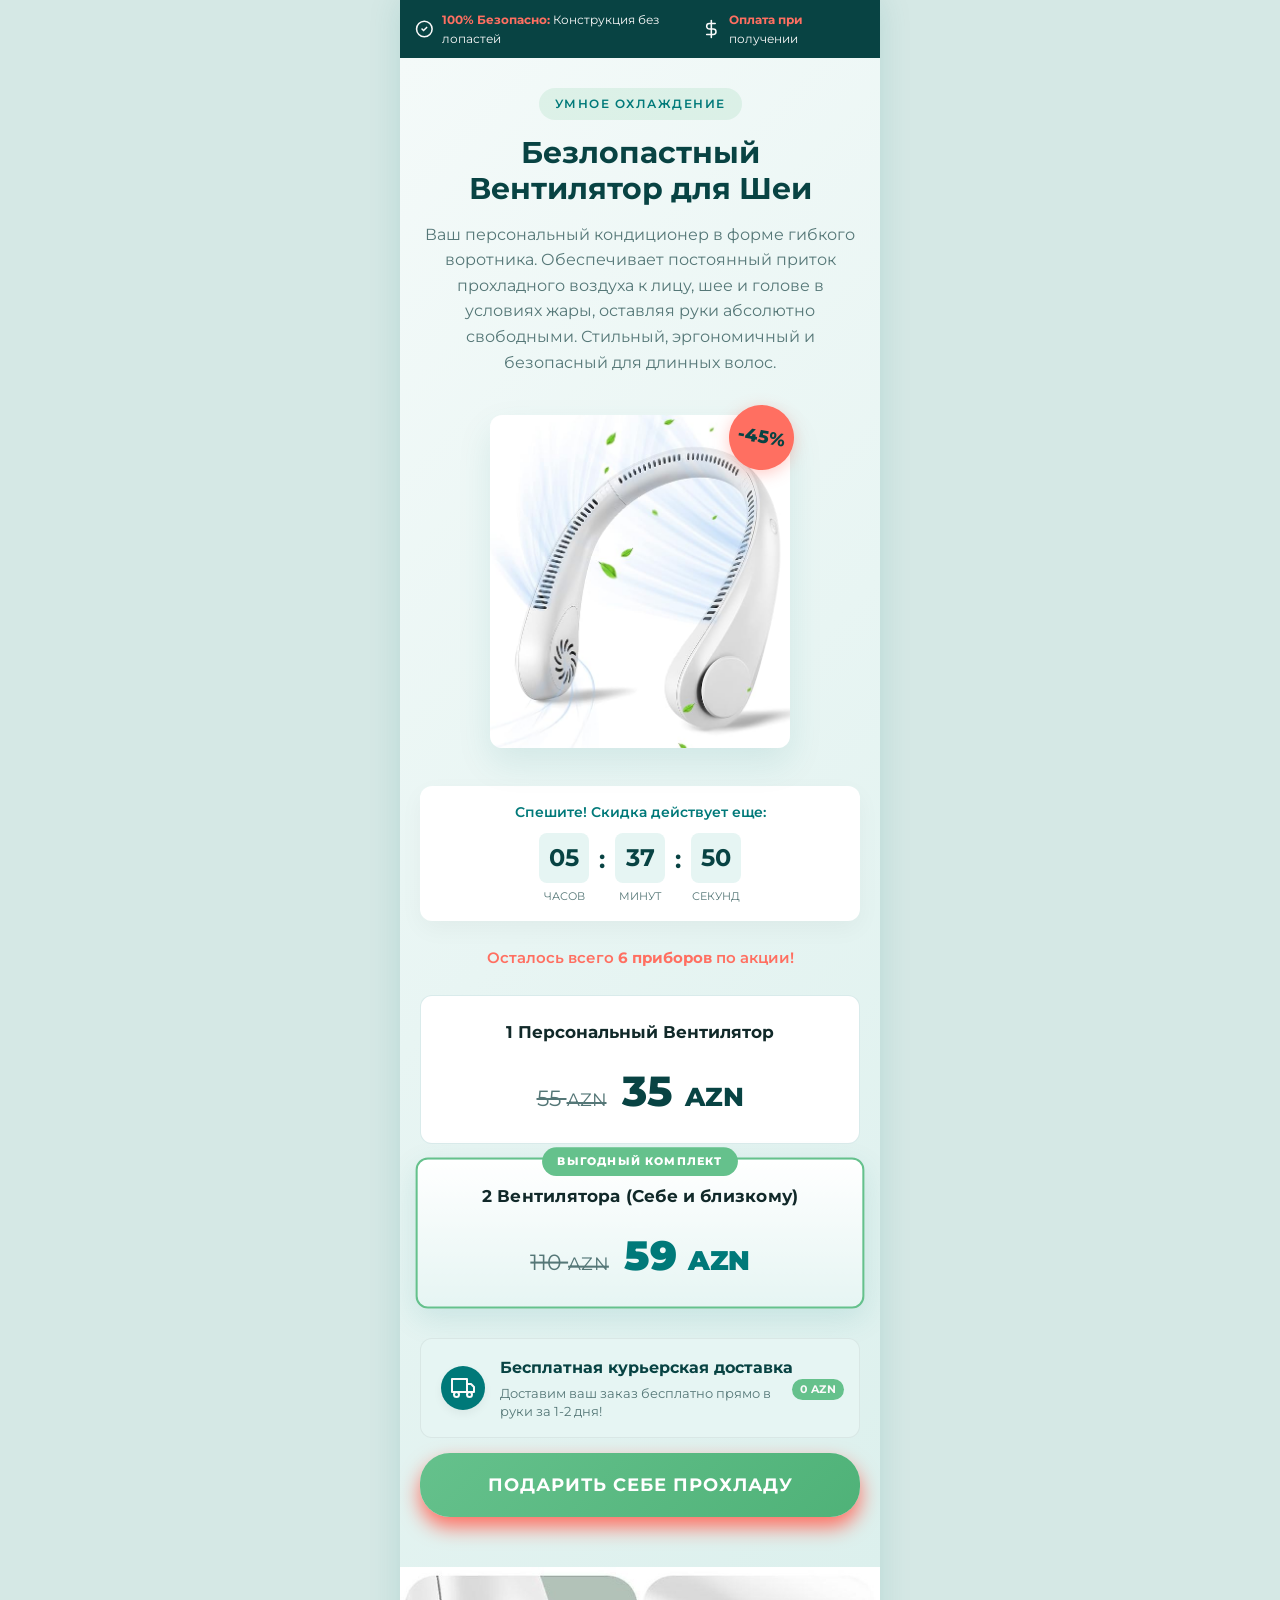
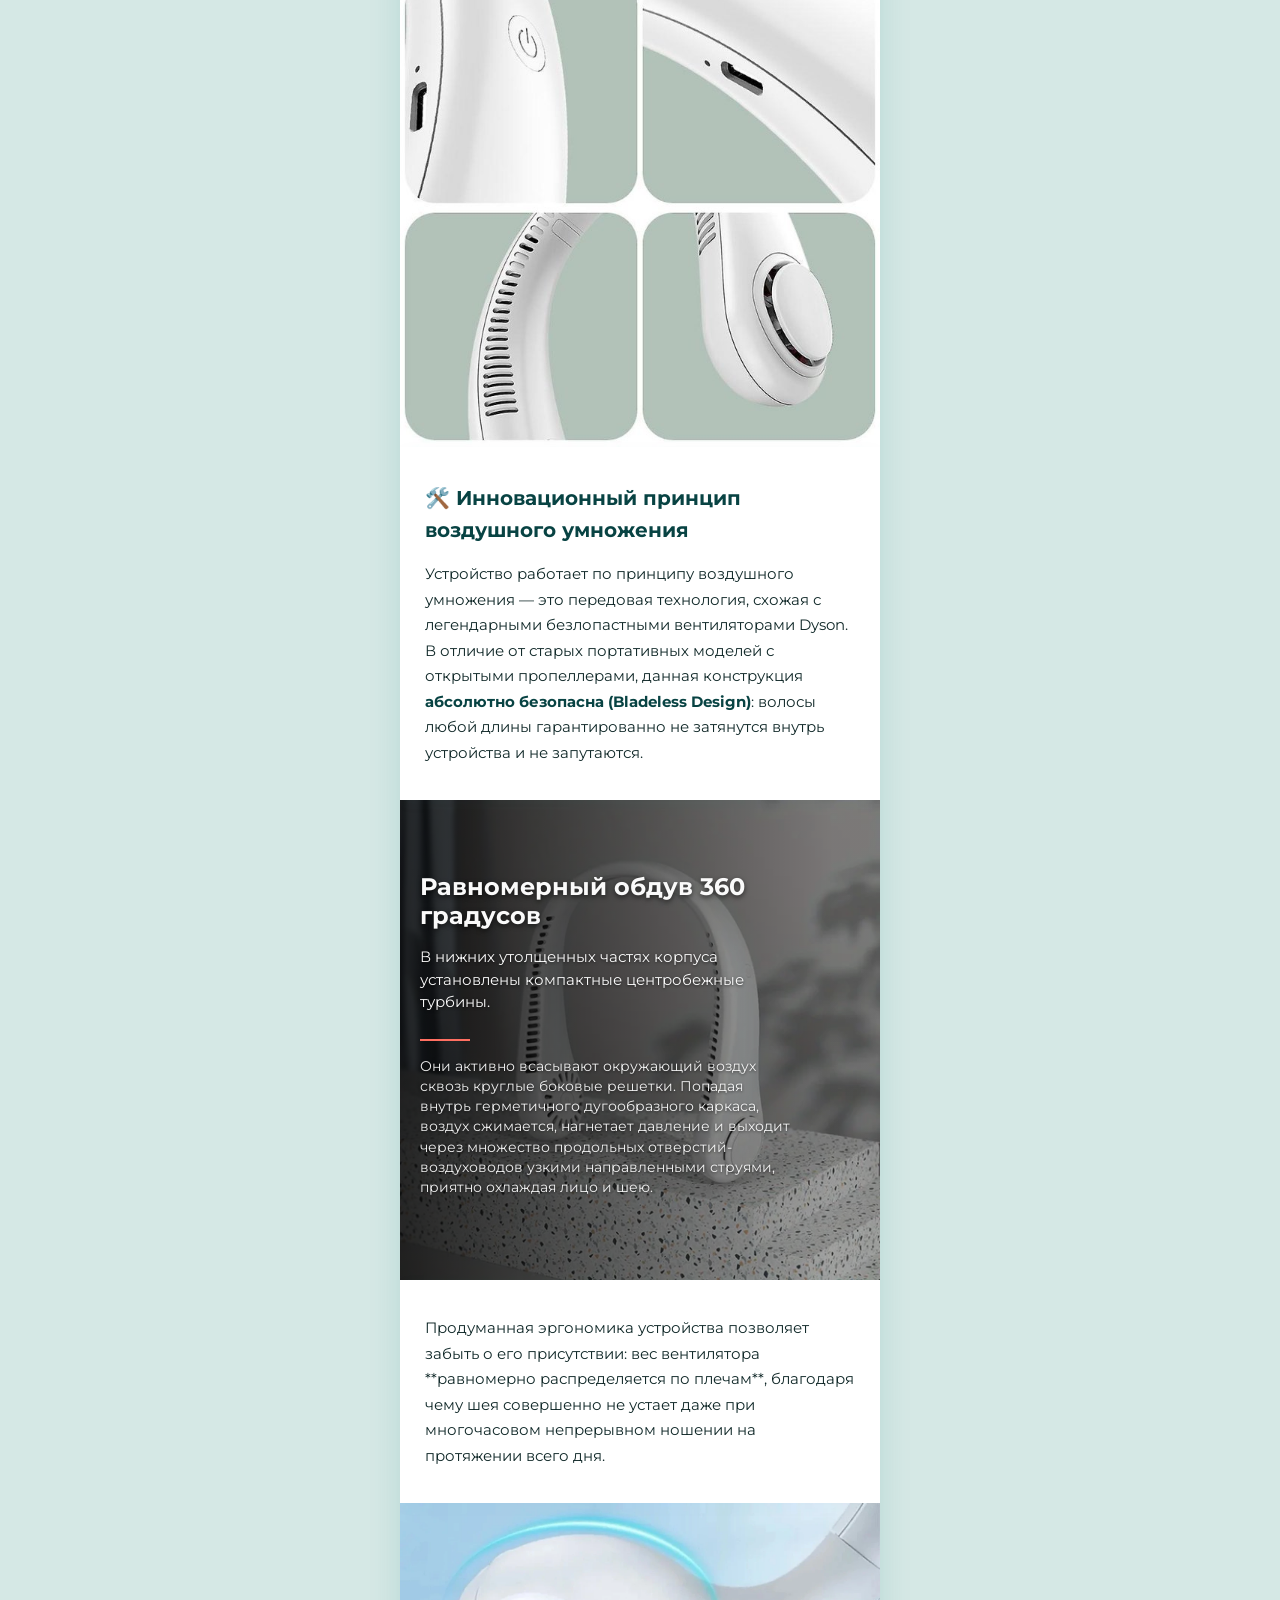
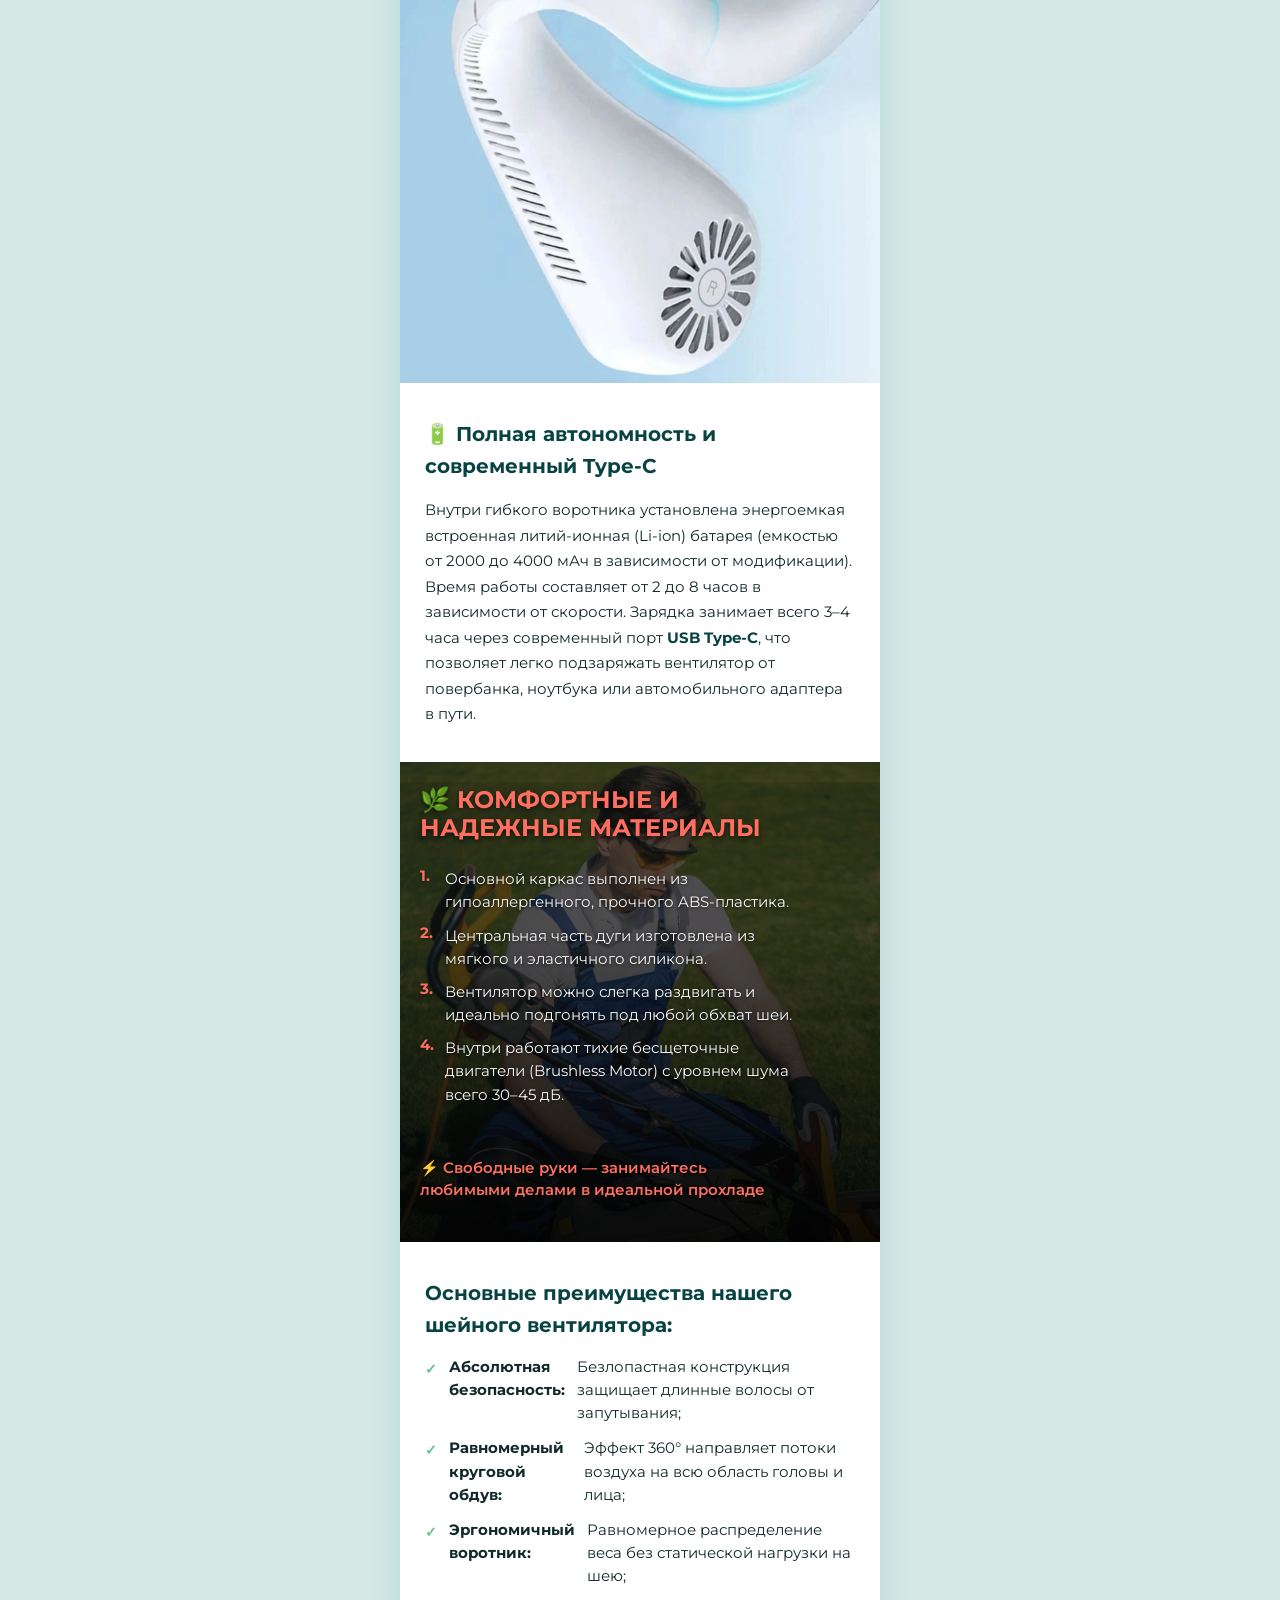
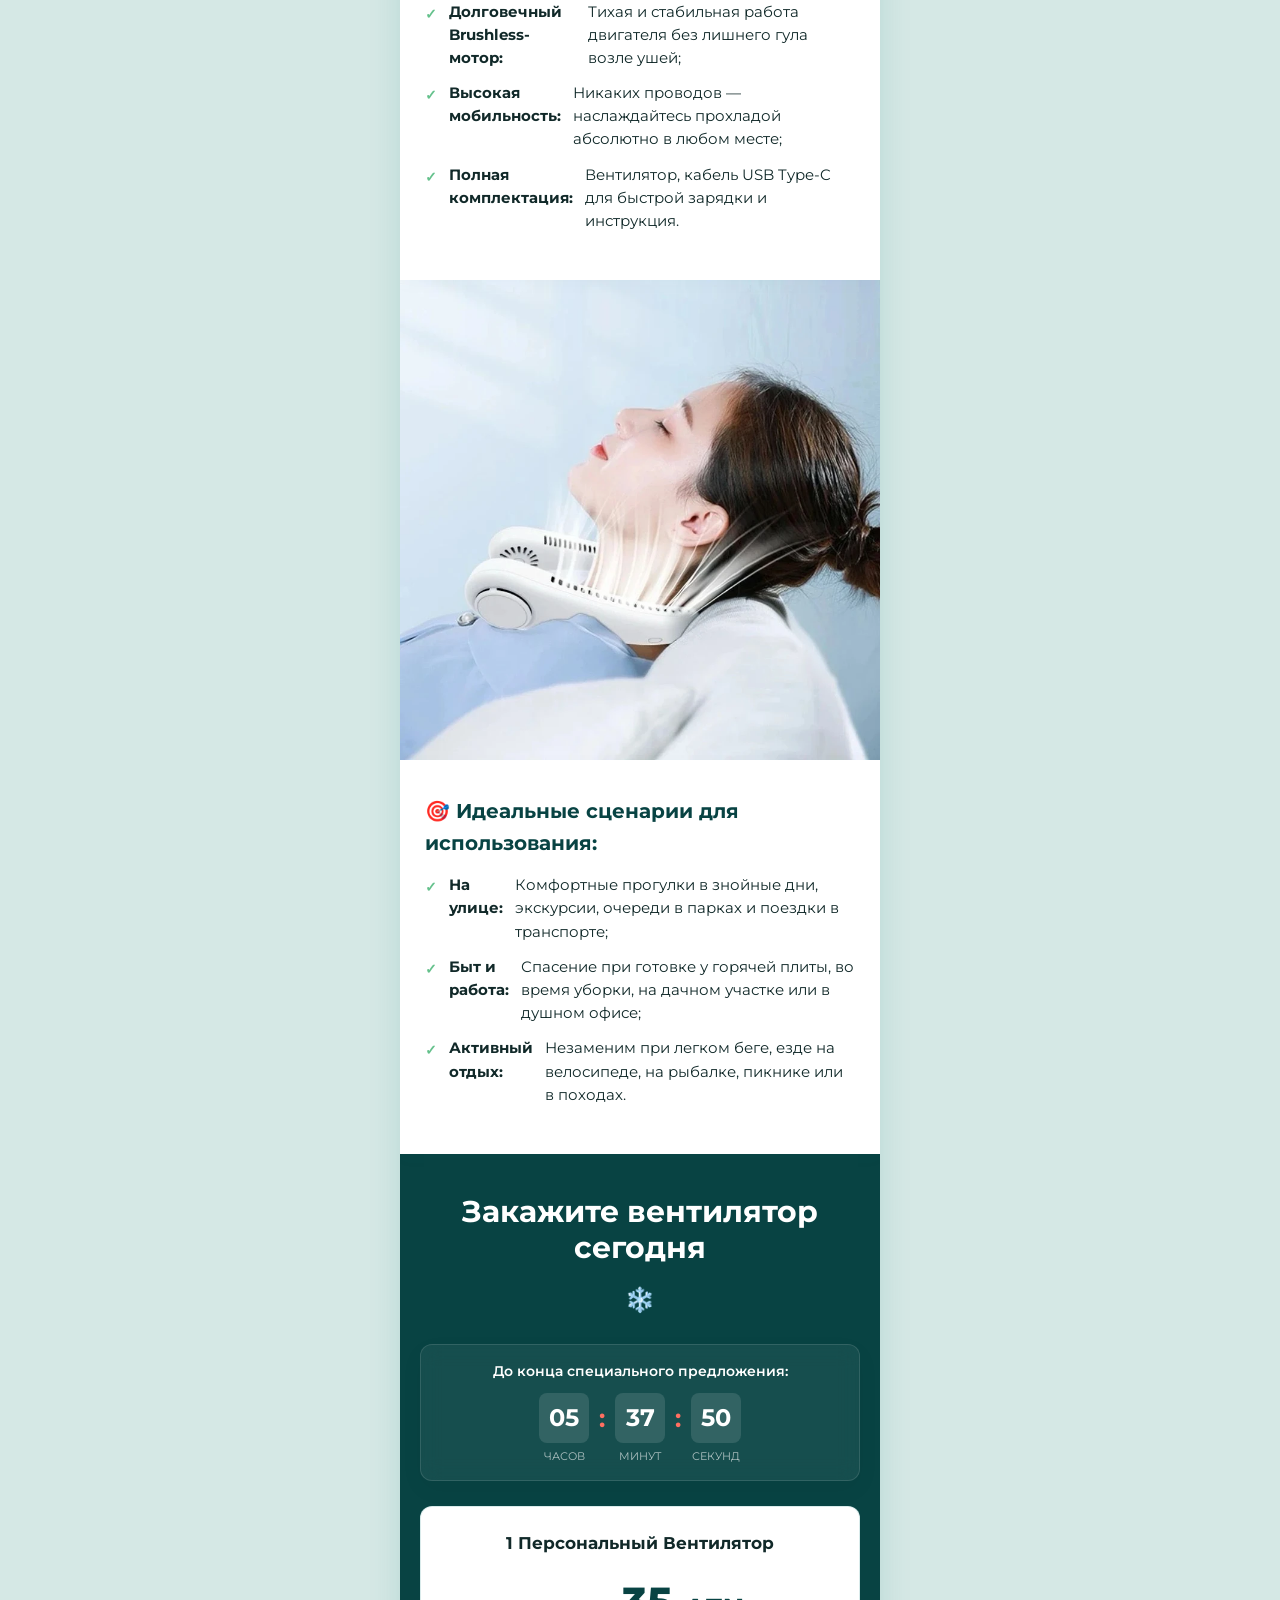
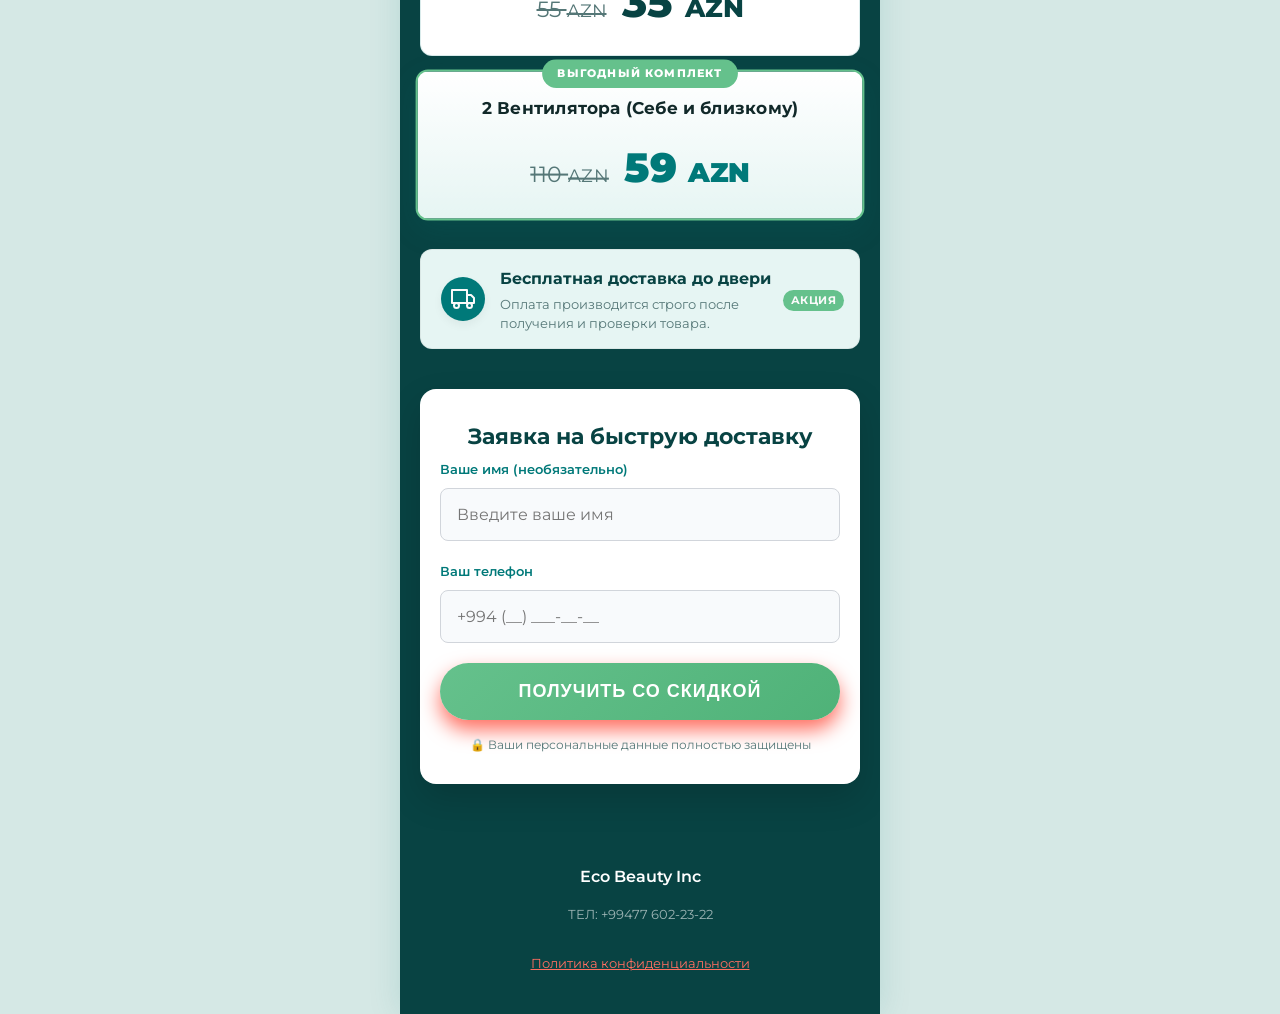
<file: index.html>
<!DOCTYPE html>
<html lang="ru">

<head>
    <meta charset="UTF-8">
    <meta name="viewport" content="width=device-width, initial-scale=1.0, maximum-scale=1.0, user-scalable=no">
    <title>Портативный Безлопастный Вентилятор для Шеи | Персональное Охлаждение 360°</title>
    <link rel="preconnect" href="https://fonts.googleapis.com">
    <link rel="preconnect" href="https://fonts.gstatic.com" crossorigin>
    <link href="https://fonts.googleapis.com/css2?family=Montserrat:wght@300;400;500;600;700;800&display=swap" rel="stylesheet">
    <link rel="stylesheet" href="styles.css">
        <script>
    !function(f,b,e,v,n,t,s){if(f.fbq)return;n=f.fbq=function(){n.callMethod?
    n.callMethod.apply(n,arguments):n.queue.push(arguments)};if(!f._fbq)f._fbq=n;n.push=n;n.loaded=!0;n.version='2.0';
    n.queue=[];t=b.createElement(e);t.async=!0;
    t.src=v;s=b.getElementsByTagName(e)[0];
    s.parentNode.insertBefore(t,s)}(window, document,'script','https://connect.facebook.net/en_US/fbevents.js');
    fbq('init', '3576097526018888'); 
    </script>
    <noscript><img height="1" width="1" style="display:none"
    src="https://www.facebook.com/tr?id=YOUR_PIXEL_ID&v=e&ev=PageView" // <-- Put your real pixel ID here too
    /></noscript>
</head>

<body>
    <div class="main_wrapper">
        <section class="top_line">
            <div class="top_line_content">
                <div class="top_item">
                    <svg width="20" height="20" viewBox="0 0 24 24" fill="none" stroke="currentColor" stroke-width="2" stroke-linecap="round" stroke-linejoin="round">
                        <path d="M12 22c5.523 0 10-4.477 10-10S17.523 2 12 2 2 6.477 2 12s4.477 10 10 10z"></path>
                        <path d="m9 12 2 2 4-4"></path>
                    </svg>
                    <p><b>100% Безопасно:</b> Конструкция без лопастей</p>
                </div>
                <div class="top_item">
                    <svg width="20" height="20" viewBox="0 0 24 24" fill="none" stroke="currentColor" stroke-width="2" stroke-linecap="round" stroke-linejoin="round">
                        <line x1="12" y1="1" x2="12" y2="23"></line>
                        <path d="M17 5H9.5a3.5 3.5 0 0 0 0 7h5a3.5 3.5 0 0 1 0 7H6"></path>
                    </svg>
                    <p><b>Оплата при</b> получении</p>
                </div>
            </div>
        </section>

        <section class="offer_section hero_bg">
            <div class="overlay"></div>
            <div class="content_layer">
                <div class="badge">Умное охлаждение</div>
                <h1 class="main_title">Безлопастный Вентилятор для Шеи</h1>
                <p class="subtitle">Ваш персональный кондиционер в форме гибкого воротника. Обеспечивает постоянный приток прохладного воздуха к лицу, шее и голове в условиях жары, оставляя руки абсолютно свободными. Стильный, эргономичный и безопасный для длинных волос.</p>

                <div class="hero_image_wrapper">
                    <img src="images/01.jpg" alt="Портативный безлопастный вентилятор для шеи" class="hero_img">
                    <div class="sale_badge">-45%</div>
                </div>

                <div class="timer_wrap">
                    <p class="timer_title">Спешите! Скидка действует еще:</p>
                    <div class="timer_container">
                        <div class="timer_block">
                            <div class="count hours">03</div>
                            <div class="text">Часов</div>
                        </div>
                        <div class="separator">:</div>
                        <div class="timer_block">
                            <div class="count minutes">09</div>
                            <div class="text">Минут</div>
                        </div>
                        <div class="separator">:</div>
                        <div class="timer_block">
                            <div class="count seconds">29</div>
                            <div class="text">Секунд</div>
                        </div>
                    </div>
                </div>

                <div class="prod_count">Осталось всего <b>6 приборов</b> по акции!</div>

                <div class="prices_container">
                    <div class="price_card" data-package="1 Вентилятор - Базовый комплект">
                        <div class="price_title">1 Персональный Вентилятор</div>
                        <div class="price_flex">
                            <div class="old_price">55 <span>AZN</span></div>
                            <div class="new_price">35 <span>AZN</span></div>
                        </div>
                    </div>

                    <div class="price_card highlight shadow_green" data-package="2 Вентилятора - Максимальный комфорт">
                        <div class="hit_badge">Выгодный комплект</div>
                        <div class="price_title">2 Вентилятора (Себе и близкому)</div>
                        <div class="price_flex">
                            <div class="old_price">110 <span>AZN</span></div>
                            <div class="new_price">59 <span>AZN</span></div>
                        </div>
                    </div>
                </div>

                <div class="delivery-notice-container">
                    <div class="delivery-card">
                        <div class="delivery-icon-box">
                            <svg xmlns="http://www.w3.org/2000/svg" viewBox="0 0 24 24" fill="none" stroke="currentColor" stroke-width="2" stroke-linecap="round" stroke-linejoin="round" class="truck-icon">
                                <rect x="1" y="3" width="15" height="13"></rect>
                                <polygon points="16 8 20 8 23 11 23 16 16 16 16 8"></polygon>
                                <circle cx="5.5" cy="18.5" r="2.5"></circle>
                                <circle cx="18.5" cy="18.5" r="2.5"></circle>
                            </svg>
                        </div>
                        <div class="delivery-text-box">
                            <h3 class="delivery-title">Бесплатная курьерская доставка</h3>
                            <p class="delivery-desc">Доставим ваш заказ бесплатно прямо в руки за 1-2 дня!</p>
                        </div>
                        <span class="delivery-badge">0 AZN</span>
                    </div>
                </div>

                <a href="#order_form" class="button-primary">Подарить себе прохладу</a>
            </div>
        </section>

        <section class="visual_section">

            <div class="visual_card" style="width: 480px; height: 480px;">
                <img src="images/04.jpeg" alt="Принцип работы технологии воздушного умножения" class="bg_img">
            </div>

            <div class="text_break">
                <h3 class="text_break_title">🛠️ Инновационный принцип воздушного умножения</h3>
                <p>Устройство работает по принципу воздушного умножения — это передовая технология, схожая с легендарными безлопастными вентиляторами Dyson. В отличие от старых портативных моделей с открытыми пропеллерами, данная конструкция <b>абсолютно безопасна (Bladeless Design)</b>: волосы любой длины гарантированно не затянутся внутрь устройства и не запутаются.</p>
            </div>

            <div class="visual_card" style="width: 480px; height: 480px;">
                <img style="opacity: 70%;" src="images/03.webp" alt="Нагнетание давления и распределение воздуха" class="bg_img">
                <div class="card_overlay left_align">
                    <h3 class="card_title">Равномерный обдув 360 градусов</h3>
                    <p class="card_text">В нижних утолщенных частях корпуса установлены компактные центробежные турбины.</p>
                    <div class="card_divider"></div>
                    <p class="card_text small_text">Они активно всасывают окружающий воздух сквозь круглые боковые решетки. Попадая внутрь герметичного дугообразного каркаса, воздух сжимается, нагнетает давление и выходит через множество продольных отверстий-воздуховодов узкими направленными струями, приятно охлаждая лицо и шею.</p>
                </div>
            </div>

            <div class="text_break">
                <p>Продуманная эргономика устройства позволяет забыть о его присутствии: вес вентилятора **равномерно распределяется по плечам**, благодаря чему шея совершенно не устает даже при многочасовом непрерывном ношении на протяжении всего дня.</p>
            </div>

            <div class="visual_card" style="width: 480px; height: 480px;">
                <img src="images/02.jpeg" alt="Управление режимами скорости вентилятора" class="bg_img">
                <div class="card_overlay right_align dark_overlay" style="display: none;">
                    <div class="badge card_badge">ПРОСТОЕ УПРАВЛЕНИЕ</div>
                    <h3 class="card_title text_gold">ПЕРЕКЛЮЧЕНИЕ РЕЖИМОВ ОДНОЙ КНОПКОЙ:</h3>
                    <ul class="card_list">
                        <li><b>1-е нажатие (Низкая скорость):</b> Легкий освежающий бриз для помещений (до 6-8 часов автономности);</li>
                        <li><b>2-е нажатие (Средняя скорость):</b> Оптимальный обдув для прогулок на улице в теплую погоду;</li>
                        <li><b>3-е нажатие (Высокая скорость):</b> Максимально мощный поток воздуха для сильной и удушающей жары;</li>
                        <li><b>4-е нажатие (Выключение):</b> Мгновенная остановка работы бесщеточных двигателей.</li>
                    </ul>
                </div>
            </div>

            <div class="text_break">
                <h3 class="text_break_title">🔋 Полная автономность и современный Type-C</h3>
                <p>Внутри гибкого воротника установлена энергоемкая встроенная литий-ионная (Li-ion) батарея (емкостью от 2000 до 4000 мАч в зависимости от модификации). Время работы составляет от 2 до 8 часов в зависимости от скорости. Зарядка занимает всего 3–4 часа через современный порт <b>USB Type-C</b>, что позволяет легко подзаряжать вентилятор от повербанка, ноутбука или автомобильного адаптера в пути.</p>
            </div>

            <div class="visual_card" style="width: 480px; height: 480px;">
                <img src="images/prod_1.webp" alt="Материалы корпуса персонального кондиционера" style="opacity: 30%;" class="bg_img">
                <div class="card_overlay left_align bottom_align" style="margin-top: 20px;">
                    <h3 class="card_title text_gold">🌿 КОМФОРТНЫЕ И НАДЕЖНЫЕ МАТЕРИАЛЫ</h3>
                    <ul class="card_list numbered">
                        <li>Основной каркас выполнен из гипоаллергенного, прочного ABS-пластика.</li>
                        <li>Центральная часть дуги изготовлена из мягкого и эластичного силикона.</li>
                        <li>Вентилятор можно слегка раздвигать и идеально подгонять под любой обхват шеи.</li>
                        <li>Внутри работают тихие бесщеточные двигатели (Brushless Motor) с уровнем шума всего 30–45 дБ.</li>
                    </ul>
                    <div class="card_divider"></div>
                    <p class="card_text bold_text text_gold">⚡ Свободные руки — занимайтесь любимыми делами в идеальной прохладе</p>
                </div>
            </div>

            <div class="text_break">
                <h3 class="text_break_title">Основные преимущества нашего шейного вентилятора:</h3>
                <ul class="text_break_list">
                    <li><b>Абсолютная безопасность:</b> Безлопастная конструкция защищает длинные волосы от запутывания;</li>
                    <li><b>Равномерный круговой обдув:</b> Эффект 360° направляет потоки воздуха на всю область головы и лица;</li>
                    <li><b>Эргономичный воротник:</b> Равномерное распределение веса без статической нагрузки на шею;</li>
                    <li><b>Долговечный Brushless-мотор:</b> Тихая и стабильная работа двигателя без лишнего гула возле ушей;</li>
                    <li><b>Высокая мобильность:</b> Никаких проводов — наслаждайтесь прохладой абсолютно в любом месте;</li>
                    <li><b>Полная комплектация:</b> Вентилятор, кабель USB Type-C для быстрой зарядки и инструкция.</li>
                </ul>
            </div>

            <div class="visual_card" style="width: 480px; height: 480px;">
                <img src="images/prod_2.jpeg" alt="Сценарии использования шейного вентилятора" class="bg_img">
            </div>

            <div class="text_break">
                <h3 class="text_break_title">🎯 Идеальные сценарии для использования:</h3>
                <ul class="text_break_list">
                    <li><b>На улице:</b> Комфортные прогулки в знойные дни, экскурсии, очереди в парках и поездки в транспорте;</li>
                    <li><b>Быт и работа:</b> Спасение при готовке у горячей плиты, во время уборки, на дачном участке или в душном офисе;</li>
                    <li><b>Активный отдых:</b> Незаменим при легком беге, езде на велосипеде, на рыбалке, пикнике или в походах.</li>
                </ul>
            </div>

        </section>

        <section class="offer_section dark_bg">
            <div class="content_layer">
                <h2 class="main_title">Закажите вентилятор сегодня</h2>
                <div class="separator_leaf light">❄️</div>

                <div class="timer_wrap glass_timer">
                    <p class="timer_title">До конца специального предложения:</p>
                    <div class="timer_container">
                        <div class="timer_block">
                            <div class="count hours">03</div>
                            <div class="text">Часов</div>
                        </div>
                        <div class="separator">:</div>
                        <div class="timer_block">
                            <div class="count minutes">09</div>
                            <div class="text">Минут</div>
                        </div>
                        <div class="separator">:</div>
                        <div class="timer_block">
                            <div class="count seconds">29</div>
                            <div class="text">Секунд</div>
                        </div>
                    </div>
                </div>

                <div class="prices_container">
                    <div class="price_card" data-package="1 Вентилятор - Базовый комплект">
                        <div class="price_title">1 Персональный Вентилятор</div>
                        <div class="price_flex">
                            <div class="old_price">55 <span>AZN</span></div>
                            <div class="new_price">35 <span>AZN</span></div>
                        </div>
                    </div>

                    <div class="price_card highlight shadow_green" data-package="2 Вентилятора - Максимальный комфорт">
                        <div class="hit_badge">Выгодный комплект</div>
                        <div class="price_title">2 Вентилятора (Себе и близкому)</div>
                        <div class="price_flex">
                            <div class="old_price">110 <span>AZN</span></div>
                            <div class="new_price">59 <span>AZN</span></div>
                        </div>
                    </div>
                </div>

                <div class="delivery-notice-container">
                    <div class="delivery-card">
                        <div class="delivery-icon-box">
                            <svg xmlns="http://www.w3.org/2000/svg" viewBox="0 0 24 24" fill="none" stroke="currentColor" stroke-width="2" stroke-linecap="round" stroke-linejoin="round" class="truck-icon">
                                <rect x="1" y="3" width="15" height="13"></rect>
                                <polygon points="16 8 20 8 23 11 23 16 16 16 16 8"></polygon>
                                <circle cx="5.5" cy="18.5" r="2.5"></circle>
                                <circle cx="18.5" cy="18.5" r="2.5"></circle>
                            </svg>
                        </div>
                        <div class="delivery-text-box">
                            <h3 class="delivery-title">Бесплатная доставка до двери</h3>
                            <p class="delivery-desc">Оплата производится строго после получения и проверки товара.</p>
                        </div>
                        <span class="delivery-badge">Акция</span>
                    </div>
                </div>

                <div class="form_container">
                    <h3 class="form_title">Заявка на быструю доставку</h3>
                    
                    <iframe name="hidden_iframe" id="hidden_iframe" style="display:none;"></iframe>
                    
                    <form id="order_form" class="main_form" action="https://formsubmit.co/alisanbakir1@gmail.com" method="POST" target="hidden_iframe">
                        <input type="hidden" name="_subject" value="❄️ Новый заказ: Портативный Безлопастный Вентилятор для Шеи">
                        <input type="hidden" name="_captcha" value="false">
                        <input type="hidden" name="_template" value="table">
                        
                        <input type="hidden" id="selected_package" name="Тариф" value="2 Вентилятора - Максимальный комфорт">
                        
                        <div class="input_group">
                            <label for="name">Ваше имя (необязательно)</label>
                            <input type="text" id="name" name="name" placeholder="Введите ваше имя">
                        </div>
                        <div class="input_group">
                            <label for="phone">Ваш телефон</label>
                            <input type="tel" id="phone" name="phone" placeholder="+994 (__) ___-__-__" required
                                pattern="[\+0-9\-\s\(\)]+" title="Допускаются только цифры, плюсы, минусы и скобки">
                        </div>
                        <button type="submit" class="button-primary submit_btn">Получить со скидкой</button>
                    </form>
                    <p class="security_text">🔒 Ваши персональные данные полностью защищены</p>
                </div>
            </div>
        </section>

        <footer class="footer_section">
            <div class="footer_content">
                <p class="company_name">Eco Beauty Inc</p>
                <p>ТЕЛ: +99477 602-23-22</p>
                <a href="polit.html" target="_blank" class="policy_link">Политика конфиденциальности</a>
            </div>
        </footer>
    </div>

    <script src="script.js"></script>

    <script>
        document.addEventListener('DOMContentLoaded', () => {
            const hiddenInput = document.getElementById('selected_package');
            const allCards = document.querySelectorAll('.price_card');

            allCards.forEach(card => {
                card.style.cursor = 'pointer';
                
                card.addEventListener('click', () => {
                    const chosenValue = card.getAttribute('data-package');
                    
                    if (hiddenInput) {
                        hiddenInput.value = chosenValue;
                    }

                    // Переключаем класс подсветки во всех блоках
                    allCards.forEach(c => {
                        if (c.getAttribute('data-package') === chosenValue) {
                            c.classList.add('highlight');
                        } else {
                            c.classList.remove('highlight');
                        }
                    });
                });
            });
        });
    </script>
</body>

</html>
</file>
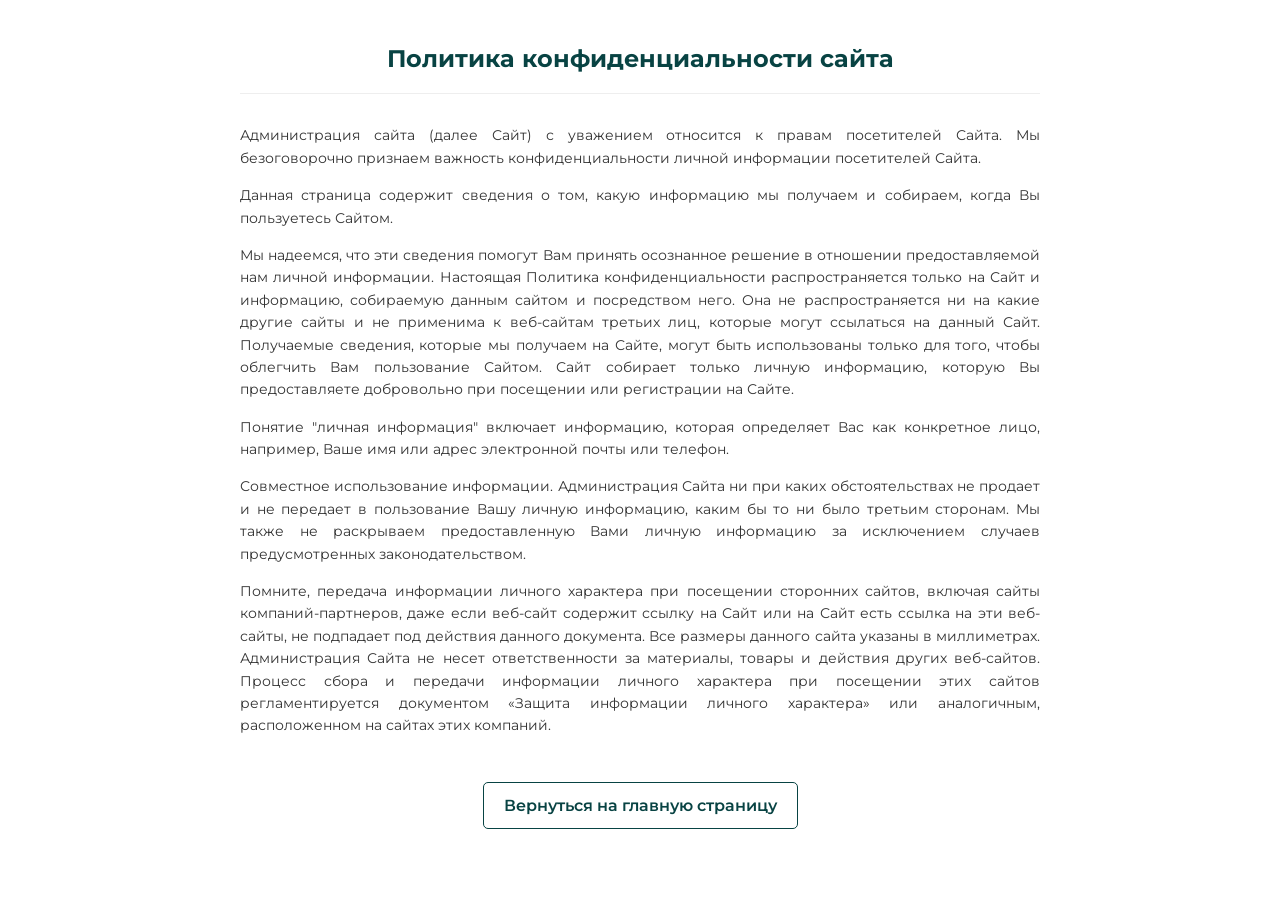
<file: polit.html>
<!DOCTYPE html>
<html lang="ru">
<head>
    <meta charset="UTF-8">
    <meta name="viewport" content="width=device-width, initial-scale=1.0">
    <title>Политика конфиденциальности</title>
    <link rel="preconnect" href="https://fonts.googleapis.com">
    <link rel="stylesheet" href="styles.css">
    <link rel="preconnect" href="https://fonts.gstatic.com" crossorigin>
    <link href="https://fonts.googleapis.com/css2?family=Montserrat:wght@300;400;500;600&display=swap" rel="stylesheet">
    <style>
                body {
            font-family: 'Montserrat', sans-serif;
            background-color: #ffffff;
            color: #333333;
            line-height: 1.6;
            margin: 0;
            padding: 40px 20px;
        }
    </style>
</head>
<body>
    <div class="container">
        <div class="page-header">
            <h1 class="text-center">Политика конфиденциальности сайта</h1>
        </div>
        <div class="row">
            <div class="col-xs-12 content">
                <p>Администрация сайта (далее Сайт) с уважением относится к правам посетителей Сайта. Мы безоговорочно признаем важность конфиденциальности личной информации посетителей Сайта.</p>
                <p>Данная страница содержит сведения о том, какую информацию мы получаем и собираем, когда Вы пользуетесь Сайтом.</p>
                <p>Мы надеемся, что эти сведения помогут Вам принять осознанное решение в отношении предоставляемой нам личной информации. Настоящая Политика конфиденциальности распространяется только на Сайт и информацию, собираемую данным сайтом и посредством него. Она не распространяется ни на какие другие сайты и не применима к веб-сайтам третьих лиц, которые могут ссылаться на данный Сайт. Получаемые сведения, которые мы получаем на Сайте, могут быть использованы только для того, чтобы облегчить Вам пользование Сайтом. Сайт собирает только личную информацию, которую Вы предоставляете добровольно при посещении или регистрации на Сайте.</p>
                <p>Понятие "личная информация" включает информацию, которая определяет Вас как конкретное лицо, например, Ваше имя или адрес электронной почты или телефон.</p>
                <p>Совместное использование информации. Администрация Сайта ни при каких обстоятельствах не продает и не передает в пользование Вашу личную информацию, каким бы то ни было третьим сторонам. Мы также не раскрываем предоставленную Вами личную информацию за исключением случаев предусмотренных законодательством.</p>
                <p>Помните, передача информации личного характера при посещении сторонних сайтов, включая сайты компаний-партнеров, даже если веб-сайт содержит ссылку на Сайт или на Сайт есть ссылка на эти веб-сайты, не подпадает под действия данного документа. Все размеры данного сайта указаны в миллиметрах. Администрация Сайта не несет ответственности за материалы, товары и действия других веб-сайтов. Процесс сбора и передачи информации личного характера при посещении этих сайтов регламентируется документом «Защита информации личного характера» или аналогичным, расположенном на сайтах этих компаний.</p>
                
                <div style="text-align: center;">
                    <a href="index.html" class="back_link">Вернуться на главную страницу</a>
                </div>
            </div>
        </div>
    </div>
</body>
</html>
</file>
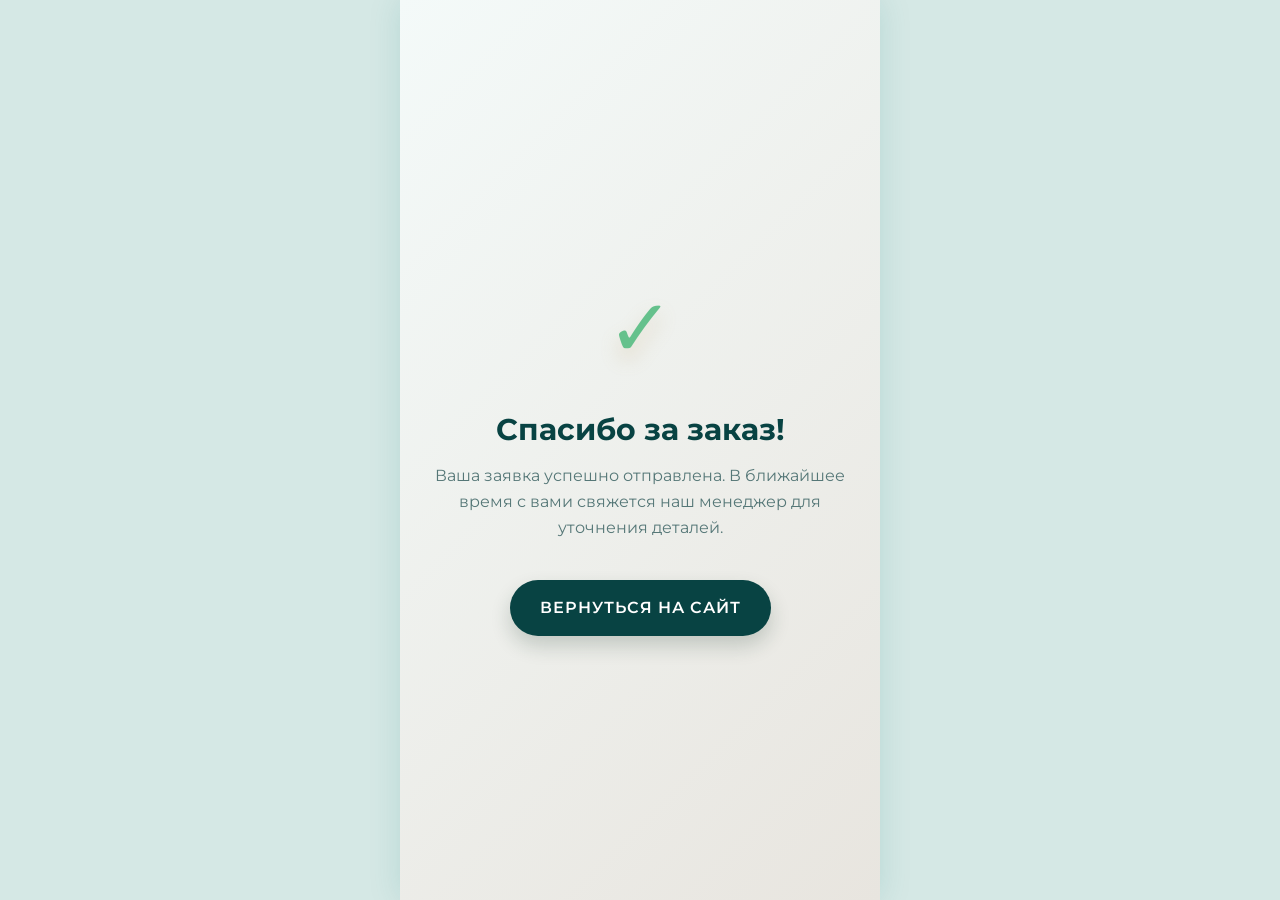
<file: success.html>
<!DOCTYPE html>
<html lang="ru">
<head>
    <meta charset="UTF-8">
    <meta name="viewport" content="width=device-width, initial-scale=1.0, maximum-scale=1.0, user-scalable=no">
    <title>Спасибо за заказ!</title>
    <link rel="preconnect" href="https://fonts.googleapis.com">
    <link rel="preconnect" href="https://fonts.gstatic.com" crossorigin>
    <link href="https://fonts.googleapis.com/css2?family=Cormorant+Garamond:ital,wght@0,400;0,600;0,700;1,400&family=Montserrat:wght@300;400;500;600&display=swap" rel="stylesheet">
    <link rel="stylesheet" href="styles.css">
    <script>
!function(f,b,e,v,n,t,s)
{if(f.fbq)return;n=f.fbq=function(){n.callMethod?
n.callMethod.apply(n,arguments):n.queue.push(arguments)};
if(!f._fbq)f._fbq=n;n.push=n;n.loaded=!0;n.version='2.0';
n.queue=[];t=b.createElement(e);t.async=!0;
t.src=v;s=b.getElementsByTagName(e)[0];
s.parentNode.insertBefore(t,s)}(window, document,'script',
'https://connect.facebook.net/en_US/fbevents.js');
fbq('init', '3576097526018888');
        fbq('track', 'PageView');
</script>
    <style>
        .success_wrapper {
            display: flex;
            flex-direction: column;
            align-items: center;
            justify-content: center;
            min-height: 100vh;
            text-align: center;
            padding: 40px 20px;
            background-color: var(--bg-light);
            background-image: linear-gradient(135deg, var(--bg-light) 0%, #E8E5DF 100%);
        }
        .icon {
            font-size: 80px;
            color: var(--accent-gold);
            margin-bottom: 20px;
            text-shadow: 0 10px 20px rgba(193, 158, 103, 0.3);
        }
        .main_title {
            margin-bottom: 15px;
        }
        .subtitle {
            margin-bottom: 40px;
            font-size: 16px;
        }
        .btn_back {
            background-color: var(--primary-dark);
            color: white;
            text-decoration: none;
            padding: 15px 30px;
            border-radius: 30px;
            font-weight: 600;
            text-transform: uppercase;
            letter-spacing: 1px;
            transition: all 0.3s;
            box-shadow: 0 10px 20px rgba(26, 54, 38, 0.2);
        }
        .btn_back:hover {
            transform: translateY(-2px);
            box-shadow: 0 15px 25px rgba(26, 54, 38, 0.3);
            background-color: var(--primary-color);
        }
    </style>
</head>
<body>
    <div class="main_wrapper">
        <div class="success_wrapper">
            <div class="icon">✓</div>
            <h1 class="main_title">Спасибо за заказ!</h1>
            <p class="subtitle">Ваша заявка успешно отправлена. В ближайшее время с вами свяжется наш менеджер для уточнения деталей.</p>
            <a href="index.html" class="btn_back">Вернуться на сайт</a>
        </div>
    </div>
</body>
</html>
</file>
<file: styles.css>
:root {
    --primary-dark: #084343; /* Глубокий морской бирюзовый для максимальной читаемости текста */
    --primary-color: #007979; /* Насыщенный бирюзовый оттенок прохладной морской волны */
    --primary-light: #e6f5f3; /* Нежнейший пастельно-мятный фон для плашек и счетчиков */
    --accent-gold: #65C18C; /* Свежий пастельно-зеленый летний цвет для акцентов и кнопок */
    --accent-gold-hover: #4fb278; /* Более насыщенный зеленый при наведении */
    --bg-light: #f4faf9; /* ОСНОВНОЙ ФОН: Чистый прохладный летний бело-мятный оттенок */
    --bg-white: #FFFFFF; /* Контрастный белый для блоков */
    --text-main: #112929; /* Темный морской графит для идеального текста */
    --text-muted: #557777; /* Приглушенный серо-бирюзовый для подзаголовков */
    --text-light: #FAFAFA; /* Светлый текст */
    --danger: #ff6f61; /* Сочный кораллово-розовый летний акцент для скидок, цен и горячих предложений */
}

* {
    margin: 0;
    padding: 0;
    box-sizing: border-box;
}

body {
    padding: 0px 0px;
    font-family: 'Montserrat', sans-serif;
    background-color: #d5e8e5; /* Освежающий морской фон вокруг телефона на ПК */
    color: var(--text-main);
    line-height: 1.6;
    -webkit-font-smoothing: antialiased;
}

/* Mobile-first main wrapper simulating 9:16 aspect ratio constraints on desktop */
.main_wrapper {
    max-width: 480px;
    margin: 0 auto;
    background-color: var(--bg-light);
    box-shadow: 0 0 30px rgba(0, 121, 121, 0.15);
    min-height: 100vh;
    overflow-x: hidden;
    position: relative;
}

/* Typography */
h1, h2, h3, .main_title, .section_title, .block_title {
    font-family: 'Montserrat', sans-serif;
    font-weight: 700;
}

/* Top Line */
.top_line {
    background-color: var(--primary-dark);
    color: var(--text-light);
    padding: 10px 15px;
    font-size: 12px;
}

.top_line_content {
    display: flex;
    justify-content: space-between;
    align-items: center;
}

.top_item {
    display: flex;
    align-items: center;
    gap: 8px;
}

.top_item p {
    margin: 0;
}

.top_item b {
    color: var(--danger); /* Солнечный желтый акцент на темной плашке */
}

/* Sections */
section {
    padding: 40px 20px;
    position: relative;
}

.offer_section {
    text-align: center;
}

/* Hero Section */
.hero_bg {
    background: linear-gradient(135deg, var(--bg-light) 0%, #dcf0ed 100%);
    padding-top: 30px;
    padding-bottom: 50px;
}

.badge {
    display: inline-block;
    background-color: rgba(101, 193, 140, 0.15);
    color: var(--primary-color);
    padding: 6px 16px;
    border-radius: 20px;
    font-size: 12px;
    font-weight: 600;
    text-transform: uppercase;
    letter-spacing: 1.5px;
    margin-bottom: 15px;
}

.main_title {
    font-size: 30px;
    line-height: 1.2;
    color: var(--primary-dark);
    margin-bottom: 10px;
}

.subtitle {
    font-size: 14px;
    color: var(--text-muted);
    margin-bottom: 30px;
}

/* Hero Image */
.hero_image_wrapper {
    position: relative;
    margin-bottom: 30px;
}

.hero_img {
    width: 100%;
    max-width: 300px;
    height: auto;
    border-radius: 12px;
    box-shadow: 0 15px 35px rgba(0, 121, 121, 0.1);
    object-fit: cover;
    aspect-ratio: 9/10;
}

.sale_badge {
    position: absolute;
    top: -10px;
    right: 15%;
    background-color: var(--danger);
    color: var(--primary-dark);
    width: 65px;
    height: 65px;
    border-radius: 50%;
    display: flex;
    align-items: center;
    justify-content: center;
    font-weight: 800;
    font-size: 18px;
    box-shadow: 0 4px 15px rgba(255, 111, 97, 0.35);
    transform: rotate(10deg);
}

/* Timer */
.timer_wrap {
    background-color: var(--bg-white);
    padding: 15px;
    border-radius: 12px;
    box-shadow: 0 8px 25px rgba(0,0,0,0.04);
    margin-bottom: 25px;
}

.timer_title {
    font-size: 14px;
    font-weight: 600;
    margin-bottom: 10px;
    color: var(--primary-color);
}

.timer_container {
    display: flex;
    justify-content: center;
    align-items: center;
    gap: 10px;
}

.timer_block {
    display: flex;
    flex-direction: column;
    align-items: center;
}

.count {
    background-color: var(--primary-light);
    color: var(--primary-dark);
    width: 50px;
    height: 50px;
    display: flex;
    align-items: center;
    justify-content: center;
    font-size: 24px;
    font-weight: 700;
    border-radius: 8px;
    font-family: 'Montserrat', sans-serif;
}

.text {
    font-size: 11px;
    margin-top: 5px;
    color: var(--text-muted);
    text-transform: uppercase;
}

.separator {
    font-size: 24px;
    font-weight: 700;
    color: var(--primary-dark);
    margin-top: -20px;
}

/* Stock */
.prod_count {
    font-size: 15px;
    color: var(--danger); /* Яркий коралловый акцент для привлечения внимания */
    margin-bottom: 25px;
    font-weight: 600;
}

/* Pricing Cards */
.prices_container {
    display: flex;
    flex-direction: column;
    gap: 15px;
    margin-bottom: 30px;
}

.price_card {
    background: var(--bg-white);
    border: 1px solid rgba(0, 121, 121, 0.15);
    border-radius: 12px;
    padding: 18px 15px;
    position: relative;
    transition: transform 0.3s ease, border-color 0.3s ease;
}

.price_card.highlight {
    border: 2px solid var(--accent-gold);
    background: linear-gradient(180deg, #FFFFFF 0%, #e6f5f3 100%);
    transform: scale(1.02);
}

.price_card.shadow_green {
    box-shadow: 0 10px 30px rgba(0, 121, 121, 0.12);
}

.hit_badge {
    width: max-content;
    position: absolute;
    top: -12px;
    left: 50%;
    transform: translateX(-50%);
    background: var(--accent-gold);
    color: white;
    padding: 5px 15px;
    border-radius: 20px;
    font-size: 11px;
    font-weight: 800;
    text-transform: uppercase;
    letter-spacing: 1px;
}

.price_title {
    color: var(--text-main);
    font-size: 17px;
    font-weight: 700;
    margin-bottom: 12px;
    margin-top: 5px;
}

.price_flex {
    display: flex;
    justify-content: center;
    align-items: baseline;
    gap: 15px;
}

.old_price {
    font-size: 22px;
    color: var(--text-muted);
    text-decoration: line-through;
}

.old_price span {
    font-size: 18px;
}

.new_price {
    font-size: 42px;
    font-weight: 800;
    color: var(--primary-dark);
}

.new_price span {
    font-size: 26px;
}

.price_card.highlight .new_price {
    font-size: 40px;
    font-weight: 900;
    color: var(--primary-color);
}

/* Buttons */
.button-primary {
    display: block;
    width: 100%;
    background: linear-gradient(135deg, var(--accent-gold) 0%, var(--accent-gold-hover) 100%);
    color: white;
    text-decoration: none;
    text-align: center;
    padding: 18px 20px;
    border-radius: 30px;
    font-size: 18px;
    font-weight: 700;
    text-transform: uppercase;
    letter-spacing: 1px;
    box-shadow: 0 10px 20px var(--danger);
    border: none;
    cursor: pointer;
    transition: all 0.3s ease;
}

.button-primary:hover, .button-primary:active {
    transform: translateY(-2px);
    box-shadow: 0 15px 25px rgba(0, 121, 121, 0.2);
    background: linear-gradient(135deg, var(--accent-gold-hover) 0%, var(--accent-gold) 100%);
}

.center_btn {
    margin-top: 35px;
}

/* Visual Cards Section */
.visual_section {
    padding: 0;
    display: flex;
    flex-direction: column;
}

.visual_card {
    position: relative;
    width: 100%;
    aspect-ratio: 9/16;
    overflow: hidden;
    background-color: #111; /* Обеспечивает красивую подложку под фото */
}

.bg_img {
    width: 100%;
    height: 100%;
    object-fit: contain;
    display: block;
}

.card_overlay {
    position: absolute;
    top: 0;
    left: 0;
    width: 100%;
    height: 100%;
    padding: 30px 20px;
    display: flex;
    flex-direction: column;
    justify-content: center;
    background: linear-gradient(to right, rgba(0,0,0,0.6) 0%, rgba(0,0,0,0.1) 80%);
    color: var(--text-light);
}

.card_overlay.right_align {
    background: linear-gradient(to left, rgba(0,0,0,0.75) 0%, rgba(0,0,0,0.2) 100%);
    align-items: flex-end;
    text-align: right;
}

.card_overlay.dark_overlay {
    background: rgba(0,0,0,0.55);
}

.card_overlay.left_align {
    background: linear-gradient(to right, rgba(0,0,0,0.75) 0%, rgba(0,0,0,0.1) 90%);
    align-items: flex-start;
    text-align: left;
}

.card_overlay.bottom_align {
    justify-content: flex-end;
    padding-bottom: 50px;
    background: linear-gradient(to top, rgba(0,0,0,0.85) 0%, rgba(0,0,0,0.1) 70%);
}

.card_title {
    font-size: 24px;
    line-height: 1.2;
    margin-bottom: 15px;
    text-shadow: 0 2px 5px rgba(0,0,0,0.6);
    max-width: 90%;
}

.text_gold {
    color: var(--danger); /* Солнечный теплый желтый для акцентов поверх картинок */
}

.card_text {
    font-size: 15px;
    line-height: 1.5;
    margin-bottom: 10px;
    max-width: 85%;
    text-shadow: 0 1px 3px rgba(0,0,0,0.6);
}

.card_text.small_text {
    font-size: 13.5px;
    opacity: 0.95;
}

.card_text.bold_text {
    font-weight: 600;
}

.card_divider {
    width: 50px;
    height: 2px;
    background-color: var(--danger);
    margin: 15px 0;
}

.card_overlay.right_align .card_divider {
    margin-left: auto;
}

.card_badge {
    margin-bottom: 12px;
    background-color: var(--primary-color);
    color: white;
    text-shadow: none;
    box-shadow: 0 4px 10px rgba(0,0,0,0.25);
}

.card_list {
    list-style: none;
    padding: 0;
    margin: 10px 0;
    max-width: 90%;
}

.card_list li {
    font-size: 14.5px;
    margin-bottom: 10px;
    position: relative;
    padding-left: 20px;
    text-shadow: 0 1px 3px rgba(0,0,0,0.6);
}

.card_overlay.right_align .card_list li {
    padding-left: 0;
    padding-right: 20px;
}

.card_list li::before {
    content: "•";
    color: var(--danger);
    position: absolute;
    left: 0;
    font-size: 20px;
    line-height: 1;
}

.card_overlay.right_align .card_list li::before {
    left: auto;
    right: 0;
}

.card_list.numbered {
    counter-reset: card-counter;
}

.card_list.numbered li {
    padding-left: 25px;
}

.card_list.numbered li::before {
    counter-increment: card-counter;
    content: counter(card-counter) ".";
    color: var(--danger);
    font-weight: 700;
    font-size: 15px;
}

/* Text Breaks Between Visual Cards */
.text_break {
    background-color: var(--bg-white);
    padding: 35px 25px;
    text-align: left;
    box-shadow: 0 4px 15px rgba(0, 121, 121, 0.03);
    position: relative;
    z-index: 2;
}

.text_break p {
    font-size: 15px;
    line-height: 1.7;
    color: var(--text-main);
    margin-bottom: 0;
}

.text_break p b {
    color: var(--primary-dark);
    font-weight: 700;
}

.text_break_title {
    font-size: 20px;
    color: var(--primary-dark);
    margin-bottom: 15px;
    font-weight: 700;
}

.text_break_list {
    list-style: none;
    padding: 0;
    margin: 0;
}

.text_break_list li {
    font-size: 14.5px;
    line-height: 1.6;
    margin-bottom: 12px;
    display: flex;
    align-items: flex-start;
    gap: 12px;
    color: var(--text-main);
}

.text_break_list li::before {
    content: "✓";
    font-size: 14px;
    margin-top: 2px;
    color: var(--accent-gold);
    font-weight: bold;
}

/* Form Section */
.dark_bg {
    background-color: var(--primary-dark);
    color: var(--bg-white);
}

.dark_bg .main_title {
    color: var(--bg-white);
}

.dark_bg .timer_title {
    color: var(--bg-white);
}

.dark_bg .timer_wrap.glass_timer {
    background: rgba(255, 255, 255, 0.06);
    border: 1px solid rgba(255, 255, 255, 0.12);
    backdrop-filter: blur(10px);
}

.dark_bg .count {
    background: rgba(255, 255, 255, 0.12);
    color: var(--bg-white);
}

.dark_bg .separator {
    color: var(--danger);
}

.dark_bg .text {
    color: rgba(255, 255, 255, 0.65);
}

.separator_leaf {
    font-size: 24px;
    margin: 10px 0 25px 0;
    text-align: center;
}

.form_container {
    background: var(--bg-white);
    border-radius: 16px;
    padding: 30px 20px;
    margin-top: 40px;
    color: var(--text-main);
    box-shadow: 0 15px 35px rgba(0,0,0,0.15);
}

.form_title {
    font-size: 22px;
    text-align: center;
    margin-bottom: 5px;
    color: var(--primary-dark);
    font-weight: 700;
}

.form_subtitle {
    font-size: 13px;
    text-align: center;
    color: var(--text-muted);
    margin-bottom: 25px;
}

.input_group {
    margin-bottom: 20px;
    text-align: left;
}

.input_group label {
    display: block;
    font-size: 13px;
    font-weight: 600;
    margin-bottom: 8px;
    color: var(--primary-color);
}

.input_group input {
    width: 100%;
    padding: 16px;
    border: 1px solid #d1d5db;
    border-radius: 8px;
    font-size: 16px;
    font-family: 'Montserrat', sans-serif;
    transition: all 0.3s ease;
    background-color: #f8fafc;
}

.input_group input:focus {
    outline: none;
    border-color: var(--accent-gold);
    background-color: var(--bg-white);
    box-shadow: 0 0 0 3px rgba(101, 193, 140, 0.2);
}

.submit_btn {
    margin-top: 10px;
}

.security_text {
    text-align: center;
    font-size: 12px;
    color: var(--text-muted);
    margin-top: 15px;
}

/* FAQ / Дополнительные блоки */
.faq_section {
    background-color: var(--bg-white);
}

/* Footer */
.footer_section {
    background-color: var(--primary-dark); /* Глубокий благородный морской бирюзовый оттенок */
    color: rgba(255,255,255,0.6);
    padding: 40px 20px;
    text-align: center;
    font-size: 13px;
}

.footer_content p {
    margin-bottom: 8px;
}

.company_name {
    font-size: 16px;
    color: var(--bg-white);
    font-weight: 600;
    margin-bottom: 15px !important;
}

.policy_link {
    color: var(--danger);
    text-decoration: underline;
    margin-top: 20px;
    display: inline-block;
}

/* Animation utilities */
html {
    scroll-behavior: smooth;
}




/* Временные эко-настройки цвета для плавного перехода к новому дизайну */
        .delivery-notice-container {
            width: 100%;
            max-width: 550px;
            margin: 15px auto;
            font-family: 'Montserrat', sans-serif;
        }

.delivery-card {
    display: flex;
    align-items: center;
    gap: 15px;
    background: var(--primary-light); /* Автоматически: нежно-зеленый или пастельно-синий фон */
    border: 1px solid rgba(0, 0, 0, 0.06); /* Тонкая универсальная рамка, которая аккуратно смотрится на любом фоне */
    padding: 16px 20px;
    border-radius: 12px;
    position: relative;
    overflow: hidden;
}

.delivery-icon-box {
    background: var(--primary-color); /* Автоматически: насыщенный лесной зеленый или индиго-синий */
    color: var(--text-light, #ffffff);
    padding: 10px;
    border-radius: 50%;
    display: flex;
    align-items: center;
    justify-content: center;
    flex-shrink: 0;
    box-shadow: 0 4px 10px rgba(0, 0, 0, 0.05);
}

.truck-icon {
    width: 24px;
    height: 24px;
}

.delivery-text-box {
    flex: 1;
    padding-right: 45px;
    text-align: left;
}

.delivery-title {
    margin: 0 0 4px 0;
    font-size: 16px;
    font-weight: 700;
    color: var(--primary-dark); /* Автоматически: глубокий хвойный или темно-синий графит */
}

.delivery-desc {
    margin: 0;
    font-size: 13px;
    color: var(--text-muted); /* Автоматически подстраивается под приглушенный текст темы */
    line-height: 1.4;
}

.delivery-badge {
    position: absolute;
    top: 40px;
    right: 15px;
    background: var(--accent-gold); /* Автоматически: сочный травяной зеленый или пастельно-розовый */
    color: var(--text-light, #ffffff); /* Белый текст, который идеально и контрастно читается в обоих стилях */
    font-size: 11px;
    font-weight: 700;
    padding: 2px 8px;
    border-radius: 9999px;
    text-transform: uppercase;
    letter-spacing: 0.5px;
    animation: pulse 2s infinite;
}

@keyframes pulse {
    0% { transform: scale(1); }
    50% { transform: scale(1.05); }
    100% { transform: scale(1); }
}

@media (max-width: 480px) {
    .delivery-card {
        flex-direction: column;
        align-items: flex-start;
        padding: 20px 15px;
    }
    .delivery-text-box {
        padding-right: 0;
    }
    .delivery-badge {
        top: auto;
        right: 15px;
    }
}


        /* Политика конфиденциальности - базовые стили для текста и структуры */


        .container {
            max-width: 800px;
            margin: 0 auto;
        }
        .page-header {
            margin-bottom: 30px;
            border-bottom: 1px solid #eeeeee;
            padding-bottom: 15px;
        }
        h1.text-center {
            text-align: center;
            font-size: 24px;
            color: var(--primary-dark); /* Темно-зеленый цвет для связи с брендом */
            margin: 0;
        }
        .content p {
            font-size: 14px;
            margin-bottom: 15px;
            text-align: justify;
        }
        a.back_link {
            display: inline-block;
            margin-top: 30px;
            color: var(--primary-dark);
            text-decoration: none;
            font-weight: 600;
            border: 1px solid var(--primary-dark);
            padding: 10px 20px;
            border-radius: 5px;
            transition: all 0.3s;
        }
        a.back_link:hover {
            background-color: var(--primary-dark);
            color: #ffffff;
        }

/* Страница успешного оформления заказа - стили для центрального блока с иконкой и текстом */
        .success_wrapper {
            display: flex;
            flex-direction: column;
            align-items: center;
            justify-content: center;
            min-height: 100vh;
            text-align: center;
            padding: 40px 20px;
            background-color: var(--bg-light);
            background-image: linear-gradient(135deg, var(--bg-light) 0%, #E8E5DF 100%);
        }
        .icon {
            font-size: 80px;
            color: var(--accent-gold);
            margin-bottom: 20px;
            text-shadow: 0 10px 20px rgba(193, 158, 103, 0.3);
        }
        .main_title {
            margin-bottom: 15px;
        }
        .subtitle {
            margin-bottom: 40px;
            font-size: 16px;
        }
        .btn_back {
            background-color: var(--primary-dark);
            color: white;
            text-decoration: none;
            padding: 15px 30px;
            border-radius: 30px;
            font-weight: 600;
            text-transform: uppercase;
            letter-spacing: 1px;
            transition: all 0.3s;
            box-shadow: 0 10px 20px rgba(0, 121, 121, 0.2);
        }
        .btn_back:hover {
            transform: translateY(-2px);
            box-shadow: 0 15px 25px rgba(0, 121, 121, 0.3);
            background-color: var(--primary-color);
        }
</file>
